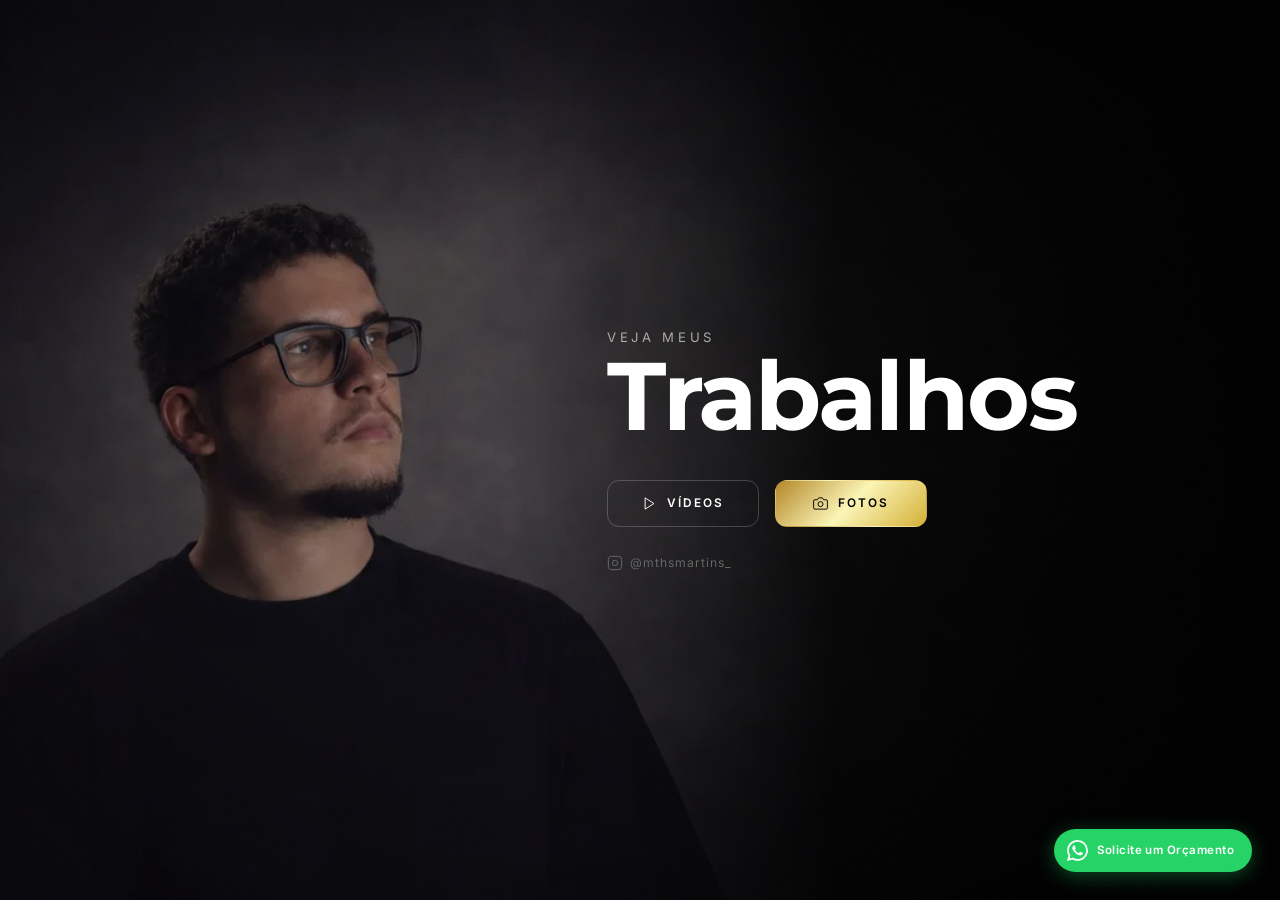
<file: index.html>
<!DOCTYPE html>
<html lang="pt-BR">

<head>
  <meta charset="UTF-8" />
  <meta name="viewport" content="width=device-width, initial-scale=1.0" />
  <title>Matheus | Filmmaker</title>
  <meta name="description"
    content="Filmmaker especializado em casamentos, eventos corporativos e produções audiovisuais." />
  <link rel="preconnect" href="https://fonts.googleapis.com" />
  <link rel="preconnect" href="https://fonts.gstatic.com" crossorigin />
  <link
    href="https://fonts.googleapis.com/css2?family=Inter:wght@300;400;500;600;700;800;900&family=Montserrat:ital,wght@0,300;0,400;0,500;0,600;0,700;0,800;0,900;1,300;1,400&display=swap"
    rel="stylesheet" />
  <link rel="stylesheet" href="/assets/css/style.css?v=1.0.1" />
  <link rel="stylesheet" href="/assets/css/home.css?v=1.0.1" />
</head>

<body class="home-page">

  <div class="hero-bg">
    <img src="/assets/images/image35.jpg" alt="" aria-hidden="true" class="hero-img" />
    <div class="hero-overlay"></div>
    <div class="hero-grain"></div>
  </div>

  <main class="hero-main">
    <div class="hero-content">

      <p class="hero-eyebrow">Veja meus</p>
      <h1 class="hero-title">Trabalhos</h1>

      <nav class="hero-buttons" aria-label="Categorias">
        <a href="/videos.html" class="btn btn-outline" id="btn-videos">
          <svg class="btn-icon" viewBox="0 0 24 24" fill="none" stroke="currentColor" stroke-width="1.5"
            aria-hidden="true">
            <polygon points="5 3 19 12 5 21 5 3" />
          </svg>
          Vídeos
        </a>
        <a href="/fotografia.html" class="btn btn-solid" id="btn-fotografia">
          <svg class="btn-icon" viewBox="0 0 24 24" fill="none" stroke="currentColor" stroke-width="1.5"
            aria-hidden="true">
            <path d="M23 19a2 2 0 0 1-2 2H3a2 2 0 0 1-2-2V8a2 2 0 0 1 2-2h4l2-3h6l2 3h4a2 2 0 0 1 2 2z" />
            <circle cx="12" cy="13" r="4" />
          </svg>
          Fotos
        </a>
      </nav>

      <a href="https://www.instagram.com/mthsmartins_/" target="_blank" rel="noopener" class="hero-instagram"
        id="social-instagram" aria-label="Instagram de Matheus Films">
        <svg viewBox="0 0 24 24" fill="none" stroke="currentColor" stroke-width="1.5" aria-hidden="true">
          <rect x="2" y="2" width="20" height="20" rx="5" ry="5" />
          <path d="M16 11.37A4 4 0 1 1 12.63 8 4 4 0 0 1 16 11.37z" />
          <line x1="17.5" y1="6.5" x2="17.51" y2="6.5" />
        </svg>
        <span>@mthsmartins_</span>
      </a>

    </div>
  </main>

  <a href="https://wa.me/+5527997358236" target="_blank" rel="noopener" class="whatsapp-fab" id="whatsapp-btn"
    aria-label="Solicitar orçamento pelo WhatsApp">
    <svg viewBox="0 0 24 24" fill="currentColor" aria-hidden="true">
      <path
        d="M17.472 14.382c-.297-.149-1.758-.867-2.03-.967-.273-.099-.471-.148-.67.15-.197.297-.767.966-.94 1.164-.173.199-.347.223-.644.075-.297-.15-1.255-.463-2.39-1.475-.883-.788-1.48-1.761-1.653-2.059-.173-.297-.018-.458.13-.606.134-.133.298-.347.446-.52.149-.174.198-.298.298-.497.099-.198.05-.371-.025-.52-.075-.149-.669-1.612-.916-2.207-.242-.579-.487-.5-.669-.51-.173-.008-.371-.01-.57-.01-.198 0-.52.074-.792.372-.272.297-1.04 1.016-1.04 2.479 0 1.462 1.065 2.875 1.213 3.074.149.198 2.096 3.2 5.077 4.487.709.306 1.262.489 1.694.625.712.227 1.36.195 1.871.118.571-.085 1.758-.719 2.006-1.413.248-.694.248-1.289.173-1.413-.074-.124-.272-.198-.57-.347m-5.421 7.403h-.004a9.87 9.87 0 0 1-5.031-1.378l-.361-.214-3.741.982.998-3.648-.235-.374a9.86 9.86 0 0 1-1.51-5.26c.001-5.45 4.436-9.884 9.888-9.884 2.64 0 5.122 1.03 6.988 2.898a9.825 9.825 0 0 1 2.893 6.994c-.003 5.45-4.437 9.884-9.885 9.884m8.413-18.297A11.815 11.815 0 0 0 12.05 0C5.495 0 .16 5.335.157 11.892c0 2.096.547 4.142 1.588 5.945L.057 24l6.305-1.654a11.882 11.882 0 0 0 5.683 1.448h.005c6.554 0 11.89-5.335 11.893-11.893a11.821 11.821 0 0 0-3.48-8.413z" />
    </svg>
    <span class="whatsapp-label">Solicite um Orçamento</span>
  </a>

  <script src="/assets/js/home.js"></script>
</body>

</html>
</file>
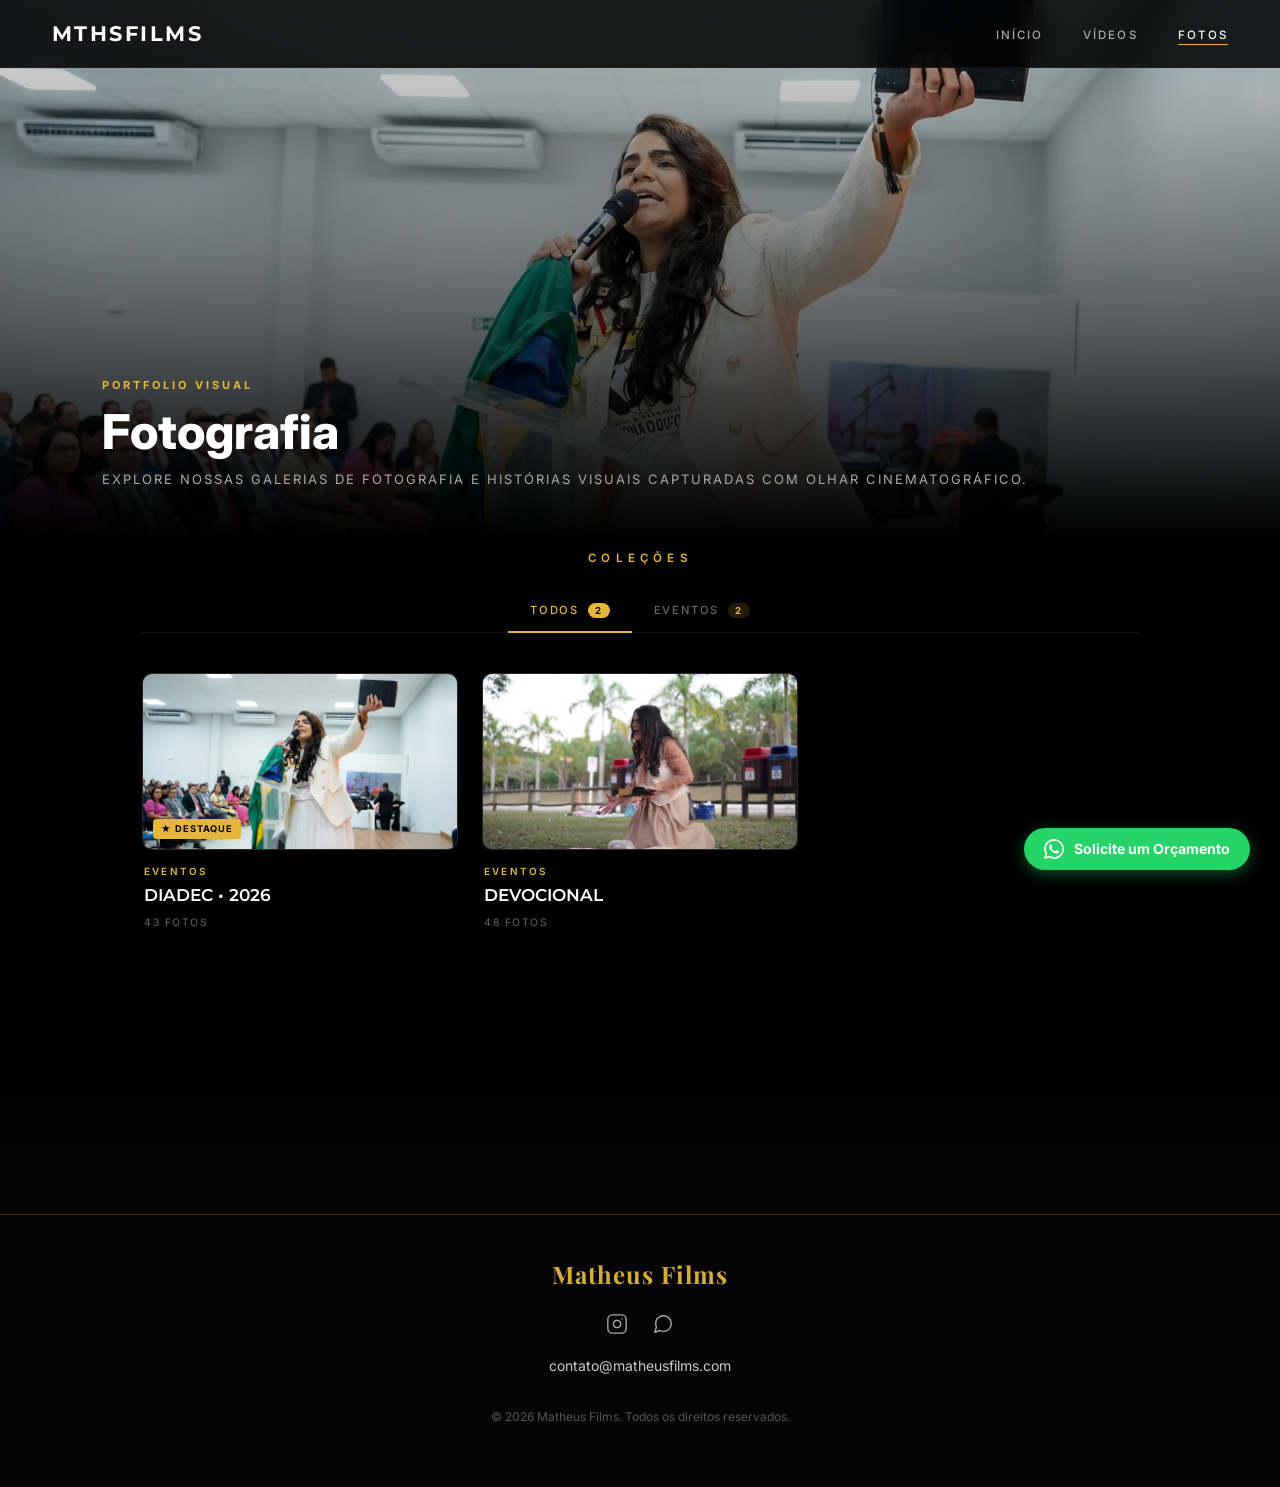
<file: fotografia.html>
<!DOCTYPE html>
<html lang="pt-BR">

<head>
  <meta charset="UTF-8" />
  <meta name="viewport" content="width=device-width, initial-scale=1.0" />
  <title>Fotografia | Matheus Films</title>
  <meta name="description" content="Galeria de fotografia — casamentos, corporativo e eventos." />
  <link rel="preconnect" href="https://fonts.googleapis.com" />
  <link rel="preconnect" href="https://fonts.gstatic.com" crossorigin />
  <link
    href="https://fonts.googleapis.com/css2?family=Inter:wght@300;400;500;600;700;800;900&family=Montserrat:ital,wght@0,300;0,400;0,500;0,600;0,700;0,800;0,900;1,300;1,400&family=Playfair+Display:wght@700&display=swap"
    rel="stylesheet" />
  <link rel="stylesheet" href="assets/css/style.css" />
  <link rel="stylesheet" href="assets/css/inner.css" />
  <style>
    /* ── ESTILOS DO DEGRADÊ E NOVO RODAPÉ COM LINHA DOURADA ── */
    .footer-gradient {
      width: 100%; 
      height: 150px;
      background: linear-gradient(to bottom, rgba(5, 5, 5, 0) 0%, #050505 100%);
      margin-top: 50px;
    }

    .site-footer {
      background-color: #050505;
      padding: 40px 20px 60px;
      text-align: center;
      position: relative;
      z-index: 10;
      border-top: 1px solid rgba(212, 175, 55, 0.25); /* LINHA DOURADA DE SEPARAÇÃO */
    }
    .footer-content {
      display: flex;
      flex-direction: column;
      align-items: center;
      gap: 20px;
    }
    .footer-brand {
      font-family: 'Playfair Display', serif;
      color: #d4af37;
      font-size: 24px;
      font-weight: 700;
      letter-spacing: 1px;
      margin: 0;
    }
    .footer-social {
      display: flex;
      gap: 24px;
      align-items: center;
    }
    .footer-social a {
      color: #aaa;
      transition: color 0.3s ease, transform 0.3s ease;
      display: flex;
    }
    .footer-social a:hover {
      color: #d4af37;
      transform: scale(1.1);
    }
    .footer-social svg {
      width: 22px;
      height: 22px;
    }
    .footer-contact {
      color: #ccc;
      font-family: 'Inter', sans-serif;
      font-size: 14px;
      margin: 0;
    }
    .footer-copy {
      color: #555;
      font-family: 'Inter', sans-serif;
      font-size: 12px;
      margin: 0;
      margin-top: 10px;
    }
  </style>
</head>

<body class="inner-page">

  <nav class="navbar" id="navbar">
    <a href="index.html" class="nav-logo" id="nav-logo">MTHSFILMS</a>
    <ul class="nav-links" id="nav-menu">
      <li><a href="index.html" class="nav-link">INÍCIO</a></li>
      <li><a href="videos.html" class="nav-link">VÍDEOS</a></li>
      <li><a href="fotografia.html" class="nav-link active">FOTOS</a></li>
    </ul>
    <button class="nav-toggle" id="navToggle" aria-label="Menu">
      <span></span><span></span><span></span>
    </button>
  </nav>

  <header class="inner-hero" id="inner-hero">
    <div class="inner-hero-bg">
      <img src="assets/images/image32.jpeg" alt="" aria-hidden="true" />
      <div class="inner-hero-overlay"></div>
    </div>
    <div class="inner-hero-content">
      <span class="inner-tag">Portfolio Visual</span>
      <h1 class="inner-title">Fotografia</h1>
      <p class="inner-subtitle">Explore nossas galerias de fotografia e histórias visuais capturadas com olhar cinematográfico.</p>
    </div>
  </header>

  <section class="collections-section" aria-label="Coleções de fotografia">
    
    <div class="col-header reveal">
      <span class="col-label">COLEÇÕES</span>
    </div>
    
    <div class="filter-tabs reveal" role="tablist" aria-label="Filtrar coleções">
      <button class="ftab active" data-filter="all" role="tab" aria-selected="true">TODOS <span class="ftab-count">2</span></button>
      <button class="ftab" data-filter="eventos" role="tab" aria-selected="false">EVENTOS <span class="ftab-count">2</span></button>
    </div>

    <div class="collection-grid">
      
      <a href="diadec.html" class="vcard reveal" data-category="eventos" tabindex="0">
        <div class="vcard-thumb">
          <img src="assets/images/image32.jpeg" alt="Capa do seu projeto" loading="lazy" />
          <span class="vcard-badge">★ DESTAQUE</span>
        </div>
        <div class="vcard-info">
          <span class="vcard-cat">EVENTOS</span>
          <h3>DIADEC • 2026 </h3>
          <span style="color: #666; font-size: 0.65rem; letter-spacing: 0.15em; display: inline-block; margin-top: 8px;">43 FOTOS</span>
        </div>
      </a>

      <a href="devocional.html" class="vcard reveal" data-category="eventos" tabindex="0">
        <div class="vcard-thumb">
          <img src="assets/images/dev (1).jpg" alt="Capa Devocional" loading="lazy" />
        </div>
        <div class="vcard-info">
          <span class="vcard-cat">EVENTOS</span>
          <h3>DEVOCIONAL</h3>
          <span style="color: #666; font-size: 0.65rem; letter-spacing: 0.15em; display: inline-block; margin-top: 8px;">48 FOTOS</span>
        </div>
      </a>

    </div>
  </section>

  <div class="footer-gradient"></div>

  <footer class="site-footer">
    <div class="footer-content">
      <h3 class="footer-brand">Matheus Films</h3>
      <div class="footer-social">
        <a href="https://instagram.com/mthsmartins_" target="_blank" rel="noopener noreferrer" aria-label="Instagram">
          <svg viewBox="0 0 24 24" fill="none" stroke="currentColor" stroke-width="1.5" stroke-linecap="round" stroke-linejoin="round">
            <rect x="2" y="2" width="20" height="20" rx="5" ry="5"></rect>
            <path d="M16 11.37A4 4 0 1 1 12.63 8 4 4 0 0 1 16 11.37z"></path>
            <line x1="17.5" y1="6.5" x2="17.51" y2="6.5"></line>
          </svg>
        </a>
        <a href="https://wa.me/5527997358236" target="_blank" rel="noopener noreferrer" aria-label="WhatsApp">
          <svg viewBox="0 0 24 24" fill="none" stroke="currentColor" stroke-width="1.5" stroke-linecap="round" stroke-linejoin="round">
            <path d="M21 11.5a8.38 8.38 0 0 1-.9 3.8 8.5 8.5 0 0 1-7.6 4.7 8.38 8.38 0 0 1-3.8-.9L3 21l1.9-5.7a8.38 8.38 0 0 1-.9-3.8 8.5 8.5 0 0 1 4.7-7.6 8.38 8.38 0 0 1 3.8-.9h.5a8.48 8.48 0 0 1 8 8v.5z"></path>
          </svg>
        </a>
      </div>
      <p class="footer-contact">contato@matheusfilms.com</p>
      <p class="footer-copy">&copy; 2026 Matheus Films. Todos os direitos reservados.</p>
    </div>
  </footer>

  <a href="https://wa.me/5527997358236" target="_blank" rel="noopener" aria-label="WhatsApp" style="position: fixed; bottom: 30px; right: 30px; background-color: #25D366; color: white; border-radius: 50px; padding: 10px 20px; display: flex; align-items: center; gap: 10px; text-decoration: none; font-family: 'Inter', sans-serif; font-weight: bold; font-size: 14px; box-shadow: 0 4px 15px rgba(37, 211, 102, 0.4); z-index: 1000; transition: transform 0.3s;">
    <svg viewBox="0 0 24 24" fill="currentColor" width="20" height="20" aria-hidden="true">
      <path d="M17.472 14.382c-.297-.149-1.758-.867-2.03-.967-.273-.099-.471-.148-.67.15-.197.297-.767.966-.94 1.164-.173.199-.347.223-.644.075-.297-.15-1.255-.463-2.39-1.475-.883-.788-1.48-1.761-1.653-2.059-.173-.297-.018-.458.13-.606.134-.133.298-.347.446-.52.149-.174.198-.298.298-.497.099-.198.05-.371-.025-.52-.075-.149-.669-1.612-.916-2.207-.242-.579-.487-.5-.669-.51-.173-.008-.371-.01-.57-.01-.198 0-.52.074-.792.372-.272.297-1.04 1.016-1.04 2.479 0 1.462 1.065 2.875 1.213 3.074.149.198 2.096 3.2 5.077 4.487.709.306 1.262.489 1.694.625.712.227 1.36.195 1.871.118.571-.085 1.758-.719 2.006-1.413.248-.694.248-1.289.173-1.413-.074-.124-.272-.198-.57-.347m-5.421 7.403h-.004a9.87 9.87 0 0 1-5.031-1.378l-.361-.214-3.741.982.998-3.648-.235-.374a9.86 9.86 0 0 1-1.51-5.26c.001-5.45 4.436-9.884 9.888-9.884 2.64 0 5.122 1.03 6.988 2.898a9.825 9.825 0 0 1 2.893 6.994c-.003 5.45-4.437 9.884-9.885 9.884m8.413-18.297A11.815 11.815 0 0 0 12.05 0C5.495 0 .16 5.335.157 11.892c0 2.096.547 4.142 1.588 5.945L.057 24l6.305-1.654a11.882 11.882 0 0 0 5.683 1.448h.005c6.554 0 11.89-5.335 11.893-11.893a11.821 11.821 0 0 0-3.48-8.413z" />
    </svg>
    Solicite um Orçamento
  </a>

  <script src="assets/js/inner.js"></script>
</body>
</html>
</file>
<file: assets/css/style.css>
/* ============================================
   MATHEUS FILMS — style.css (minimalista)
   ============================================ */
*, *::before, *::after { box-sizing: border-box; margin: 0; padding: 0; outline: none; }
html, body { overflow-x: hidden; }
:focus-visible { outline: 1px solid var(--accent); outline-offset: 3px; }

:root {
  --black:       #000;
  --dark:        #0a0a0a;
  --dark-2:      #111;
  --dark-3:      #181818;
  --accent:      #D4AF37;
  --accent-dim:  rgba(212, 175, 55, 0.12);
  --accent-glow: rgba(212, 175, 55, 0.35);
  --gold-texture: linear-gradient(135deg, #B38728, #FBF5B7, #D4AF37);
  --white:       #fff;
  --grey:        #666;
  --grey-light:  #aaa;
  --ff-display:  'Montserrat', sans-serif;
  --ff-body:     'Inter', sans-serif;
  --ease:        cubic-bezier(0.4,0,0.2,1);
  --dur:         0.45s;
}

html { scroll-behavior: smooth; }

body {
  background: var(--black);
  color: var(--white);
  font-family: var(--ff-body);
  font-size: 16px;
  line-height: 1.6;
  overflow-x: hidden;
  -webkit-font-smoothing: antialiased;
}

img { display: block; width: 100%; height: 100%; object-fit: cover; }
a { text-decoration: none; color: inherit; }

::-webkit-scrollbar { width: 3px; }
::-webkit-scrollbar-track { background: transparent; }
::-webkit-scrollbar-thumb { background: var(--accent); border-radius: 2px; }

/* ── NAVBAR ──────────────────────────────── */
.navbar {
  position: fixed; top: 0; left: 0; right: 0; z-index: 1000;
  display: flex; align-items: center; justify-content: space-between;
  padding: 0 52px; height: 68px;
  background: transparent;
  transition: background var(--dur) var(--ease),
              border-color var(--dur) var(--ease);
  border-bottom: 1px solid transparent;
}
.navbar.scrolled {
  background: rgba(0,0,0,0.88);
  backdrop-filter: blur(18px);
  border-bottom-color: rgba(255,255,255,0.05);
}

.nav-logo {
  font-family: var(--ff-display);
  font-size: 1.4rem; font-weight: 700;
  letter-spacing: 0.12em; color: var(--white);
}
.logo-dot { color: var(--accent); }

.nav-links { display: flex; gap: 44px; list-style: none; }
.nav-link {
  font-size: 0.72rem; font-weight: 500;
  letter-spacing: 0.18em; text-transform: uppercase;
  color: var(--grey-light); position: relative; padding-bottom: 3px;
  transition: color var(--dur) var(--ease);
}
.nav-link::after {
  content: ''; position: absolute; bottom: 0; left: 0;
  width: 0; height: 1px; background: var(--accent);
  transition: width var(--dur) var(--ease);
}
.nav-link:hover, .nav-link.active { color: var(--white); }
.nav-link:hover::after, .nav-link.active::after { width: 100%; }

.nav-toggle {
  display: none; flex-direction: column; gap: 5px;
  background: none; border: none; cursor: pointer; padding: 4px;
}
.nav-toggle span {
  display: block; width: 22px; height: 1px;
  background: var(--white); transition: var(--dur) var(--ease);
}
.nav-toggle.active span:nth-child(1) { transform: translateY(6px) rotate(45deg); }
.nav-toggle.active span:nth-child(2) { opacity: 0; }
.nav-toggle.active span:nth-child(3) { transform: translateY(-6px) rotate(-45deg); }

.nav-links.open {
  display: flex; flex-direction: column;
  position: fixed; top: 68px; left: 0; right: 0;
  background: rgba(0,0,0,0.97);
  padding: 32px 52px;
  gap: 28px;
}

/* ── BUTTONS ─────────────────────────────── */
.btn {
  display: inline-flex; align-items: center; gap: 10px;
  padding: 13px 30px;
  font-family: var(--ff-body); font-size: 0.74rem;
  font-weight: 600; letter-spacing: 0.18em; text-transform: uppercase;
  border-radius: 12px; cursor: pointer;
  transition: all var(--dur) var(--ease);
  border: 1px solid transparent; white-space: nowrap;
}
.btn-outline {
  border-color: rgba(255,255,255,0.2); color: var(--white); background: transparent;
}
.btn-outline:hover {
  border-color: var(--accent); background: var(--accent-dim);
  box-shadow: 0 0 18px var(--accent-glow);
}
.btn-solid { background: var(--gold-texture); color: var(--black); border-color: transparent; }
.btn-solid:hover {
  background: linear-gradient(135deg, #c79a2f, #fffdf0, #e0bc46); box-shadow: 0 0 28px var(--accent-glow);
  transform: translateY(-2px);
}
.btn-sm { padding: 9px 20px; font-size: 0.7rem; }
.btn-icon { width: 15px; height: 15px; flex-shrink: 0; }

/* ── HERO ────────────────────────────────── */
.hero {
  position: relative; width: 100%; height: 100vh; min-height: 580px;
  display: flex; align-items: center; overflow: hidden;
}
.hero-bg { position: absolute; inset: 0; }
.hero-img {
  width: 100%; height: 100%; object-fit: cover; object-position: center;
  filter: brightness(0.38);
  transform: scale(1.04);
  animation: heroZoom 12s ease-out forwards;
}
@keyframes heroZoom {
  to { transform: scale(1); filter: brightness(0.42); }
}
.hero-overlay {
  position: absolute; inset: 0;
  background:
    /* Vinheta nas bordas (elimina vazamento) */
    radial-gradient(ellipse at center, transparent 40%, rgba(0,0,0,0.92) 100%),
    /* Gradiente direcional principal */
    linear-gradient(
      105deg,
      rgba(0,0,0,0.92) 0%,
      rgba(0,0,0,0.3) 55%,
      rgba(0,0,0,0.7) 100%
    );
}
/* Radial accent light sutil que segue o mouse */
.hero::before {
  content: '';
  position: absolute; inset: 0; z-index: 1; pointer-events: none;
  background: radial-gradient(
    500px circle at var(--mx, 75%) var(--my, 50%),
    rgba(212, 175, 55, 0.05), transparent 65%
  );
  transition: background 0.15s linear;
}

.hero-grain {
  position: absolute; inset: 0; pointer-events: none; z-index: 1;
  background-image: url("data:image/svg+xml,%3Csvg viewBox='0 0 200 200' xmlns='http://www.w3.org/2000/svg'%3E%3Cfilter id='n'%3E%3CfeTurbulence type='fractalNoise' baseFrequency='0.85' numOctaves='4' stitchTiles='stitch'/%3E%3C/filter%3E%3Crect width='100%25' height='100%25' filter='url(%23n)' opacity='0.03'/%3E%3C/svg%3E");
  mix-blend-mode: overlay;
}

.hero-content {
  position: relative; z-index: 2;
  max-width: 600px;
  margin-left: auto; margin-right: 12%;
  padding: 0 24px;
}

/* Hero entrada em cascata */
.hero-badge    { animation: fadeUp 0.9s 0.3s var(--ease) both; }
.hero-eyebrow  { animation: fadeUp 0.9s 0.45s var(--ease) both; }
.hero-title    { animation: fadeUp 0.9s 0.58s var(--ease) both; }
.hero-buttons  { animation: fadeUp 0.9s 0.72s var(--ease) both; }
.hero-social   { animation: fadeUp 0.9s 0.86s var(--ease) both; }

@keyframes fadeUp {
  from { opacity: 0; transform: translateY(24px); }
  to   { opacity: 1; transform: translateY(0); }
}

.hero-badge {
  display: inline-flex; align-items: center; gap: 8px;
  padding: 5px 14px;
  border: 1px solid rgba(212, 175, 55, 0.4);
  border-radius: 50px; font-size: 0.66rem;
  letter-spacing: 0.14em; text-transform: uppercase;
  color: var(--grey-light); margin-bottom: 24px;
  background: rgba(212, 175, 55, 0.07);
}
.badge-dot {
  width: 5px; height: 5px; border-radius: 50%; background: var(--accent);
  animation: pulse 2.2s infinite;
}
@keyframes pulse {
  0%,100% { opacity:1; transform:scale(1); }
  50% { opacity:0.4; transform:scale(1.4); }
}

.hero-eyebrow {
  font-size: 0.8rem; font-weight: 400;
  letter-spacing: 0.28em; text-transform: uppercase;
  color: var(--grey-light); margin-bottom: 6px;
}
.hero-title {
  font-family: var(--ff-display);
  font-size: clamp(3.8rem, 7vw, 6.2rem);
  font-weight: 700; line-height: 0.95;
  letter-spacing: -0.02em; color: var(--white);
  margin-bottom: 36px;
}

.hero-buttons { display: flex; flex-direction: column; gap: 10px; max-width: 320px; }
.hero-buttons .btn { width: 100%; justify-content: center; }

.hero-social { display: flex; align-items: center; gap: 14px; margin-top: 28px; }
.social-link {
  display: flex; align-items: center; gap: 7px;
  font-size: 0.76rem; letter-spacing: 0.07em; color: var(--grey);
  transition: color var(--dur) var(--ease);
}
.social-link:hover { color: var(--white); }
.social-icon { width: 17px; height: 17px; flex-shrink: 0; }

/* WhatsApp FAB */
.whatsapp-fab {
  position: fixed; bottom: 28px; right: 28px; z-index: 999;
  display: flex; align-items: center; gap: 9px;
  padding: 11px 18px 11px 13px;
  background: #25D366; color: var(--white);
  border-radius: 50px; font-size: 0.72rem; font-weight: 600;
  letter-spacing: 0.04em;
  box-shadow: 0 4px 20px rgba(37,211,102,0.35);
  transition: all var(--dur) var(--ease);
  animation: fabIn 1s 1.4s var(--ease) both;
}
@keyframes fabIn {
  from { opacity: 0; transform: translateY(16px) scale(0.9); }
  to   { opacity: 1; transform: translateY(0) scale(1); }
}
.whatsapp-fab:hover {
  transform: translateY(-3px); box-shadow: 0 8px 28px rgba(37,211,102,0.55);
}
.whatsapp-icon { width: 21px; height: 21px; flex-shrink: 0; }

/* ── SECTIONS ────────────────────────────── */
.section { padding: 96px 52px; max-width: 1380px; margin: 0 auto; }

.section-header { margin-bottom: 56px; }
.section-tag {
  display: inline-block; font-size: 0.67rem;
  letter-spacing: 0.25em; text-transform: uppercase;
  color: var(--accent); margin-bottom: 10px;
}
.section-title {
  font-family: var(--ff-display);
  font-size: clamp(2rem, 4vw, 3rem);
  font-weight: 600; line-height: 1.1;
  color: var(--white); margin-bottom: 14px;
}
.section-title em { font-style: italic; color: var(--grey-light); }
.section-line { width: 40px; height: 1px; background: var(--accent); }

/* ── VIDEOS ──────────────────────────────── */
.videos-section { border-top: 1px solid rgba(255,255,255,0.05); }

.featured-video {
  display: grid; grid-template-columns: 1fr 360px;
  gap: 52px; margin-bottom: 68px; align-items: center;
}
.featured-thumb {
  position: relative; aspect-ratio: 16/9;
  border-radius: 12px; overflow: hidden;
  border: 1px solid rgba(255,255,255,0.05);
}
.featured-overlay {
  position: absolute; inset: 0;
  display: flex; align-items: center; justify-content: center;
  background: rgba(0,0,0,0.45);
  opacity: 0; transition: opacity var(--dur) var(--ease);
}
.featured-thumb:hover .featured-overlay { opacity: 1; }
.play-btn {
  width: 68px; height: 68px; border-radius: 50%;
  background: var(--gold-texture); border: none; cursor: pointer;
  display: flex; align-items: center; justify-content: center;
  box-shadow: 0 0 36px var(--accent-glow);
  transition: transform var(--dur) var(--ease);
  color: var(--black);
}
.play-btn svg { width: 26px; height: 26px; margin-left: 3px; }
.play-btn:hover { transform: scale(1.08); }
.featured-badge {
  position: absolute; top: 14px; left: 14px;
  background: var(--gold-texture); color: var(--black); font-weight: 700;
  font-size: 0.62rem; letter-spacing: 0.12em; text-transform: uppercase;
  padding: 4px 9px; border-radius: 4px;
}
.featured-tag {
  font-size: 0.67rem; letter-spacing: 0.2em; text-transform: uppercase;
  color: var(--accent); display: block; margin-bottom: 10px;
}
.featured-title {
  font-family: var(--ff-display); font-size: 1.8rem; font-weight: 600;
  line-height: 1.2; color: var(--white); margin-bottom: 14px;
}
.featured-desc { font-size: 0.88rem; color: var(--grey); line-height: 1.75; margin-bottom: 22px; }
.featured-meta { display: flex; gap: 18px; margin-bottom: 26px; }
.featured-meta span {
  display: flex; align-items: center; gap: 5px;
  font-size: 0.72rem; color: var(--grey);
}

.collection-label {
  font-size: 0.66rem; letter-spacing: 0.3em; text-transform: uppercase;
  color: var(--grey); margin-bottom: 22px;
  display: flex; align-items: center; gap: 14px;
}
.collection-label::after {
  content: ''; flex: 1; height: 1px; background: rgba(255,255,255,0.05);
}

.video-grid {
  display: grid; grid-template-columns: repeat(4, 1fr); gap: 18px;
}
.card { cursor: pointer; transition: transform var(--dur) var(--ease); }
.card:hover { transform: translateY(-5px); }

.card-thumb {
  position: relative; aspect-ratio: 16/10;
  border-radius: 12px; overflow: hidden;
  background: var(--dark-3); margin-bottom: 11px;
}
.card-overlay {
  position: absolute; inset: 0;
  display: flex; align-items: center; justify-content: center;
  background: rgba(212, 175, 55, 0.28); opacity: 0;
  transition: opacity var(--dur) var(--ease);
}
.card-thumb:hover .card-overlay { opacity: 1; }
.play-mini {
  width: 42px; height: 42px; border-radius: 50%;
  background: rgba(255,255,255,0.1);
  border: 1px solid rgba(255,255,255,0.35);
  cursor: pointer; color: white;
  display: flex; align-items: center; justify-content: center;
  backdrop-filter: blur(4px);
  transition: transform var(--dur) var(--ease);
}
.play-mini svg { width: 14px; height: 14px; margin-left: 2px; }
.play-mini:hover { transform: scale(1.12); }
.card-badge {
  position: absolute; top: 9px; left: 9px;
  background: rgba(0,0,0,0.65); backdrop-filter: blur(4px);
  border: 1px solid rgba(255,255,255,0.08);
  color: var(--grey-light); font-size: 0.6rem;
  letter-spacing: 0.08em; padding: 3px 8px; border-radius: 4px;
}
.card-cat {
  position: absolute; bottom: 9px; right: 9px;
  background: var(--gold-texture); color: var(--black); font-weight: 700;
  font-size: 0.58rem; letter-spacing: 0.1em; text-transform: uppercase;
  padding: 3px 8px; border-radius: 4px;
}
.card-info h4 {
  font-family: var(--ff-display); font-size: 1rem; font-weight: 600;
  color: var(--white); margin-bottom: 3px;
}
.card-info p { font-size: 0.72rem; color: var(--grey); }

.card-add .card-thumb-add {
  display: flex; flex-direction: column;
  align-items: center; justify-content: center; gap: 8px;
  border: 1px dashed rgba(255,255,255,0.1); background: transparent;
}
.add-icon { font-size: 1.8rem; color: var(--grey); font-weight: 300; }
.card-thumb-add p { font-size: 0.68rem; color: var(--grey); text-align: center; }

/* ── FOTOGRAFIA ──────────────────────────── */
.foto-section { border-top: 1px solid rgba(255,255,255,0.05); }

.filter-bar { display: flex; gap: 8px; flex-wrap: wrap; margin-bottom: 36px; }
.filter-btn {
  padding: 7px 18px; background: transparent;
  border: 1px solid rgba(255,255,255,0.08); color: var(--grey);
  border-radius: 6px; font-family: var(--ff-body);
  font-size: 0.72rem; letter-spacing: 0.12em; text-transform: uppercase;
  cursor: pointer; transition: all var(--dur) var(--ease);
}
.filter-btn:hover { border-color: rgba(212, 175, 55, 0.45); color: var(--white); }
.filter-btn.active { background: var(--gold-texture); border-color: transparent; color: var(--black); font-weight: 600; }

.photo-grid {
  display: grid; grid-template-columns: repeat(3, 1fr);
  grid-auto-rows: 210px; gap: 10px;
}
.photo-item {
  position: relative; overflow: hidden; border-radius: 12px; cursor: pointer;
  transition: opacity 0.4s var(--ease), transform 0.4s var(--ease);
}
.photo-item.hidden { opacity: 0; pointer-events: none; transform: scale(0.97); }
.photo-item.photo-large { grid-row: span 2; }
.photo-item img { transition: transform 0.7s var(--ease); }
.photo-item:hover img { transform: scale(1.04); }
.photo-hover {
  position: absolute; inset: 0;
  background: linear-gradient(to top, rgba(0,0,0,0.75) 0%, transparent 55%);
  display: flex; align-items: flex-end; justify-content: space-between;
  padding: 14px; opacity: 0; transition: opacity var(--dur) var(--ease);
}
.photo-item:hover .photo-hover { opacity: 1; }
.photo-label { font-size: 0.72rem; color: var(--grey-light); letter-spacing: 0.07em; }
.photo-expand {
  background: rgba(255,255,255,0.08); border: 1px solid rgba(255,255,255,0.15);
  border-radius: 50%; width: 34px; height: 34px;
  display: flex; align-items: center; justify-content: center;
  cursor: pointer; color: white; flex-shrink: 0;
  transition: background var(--dur) var(--ease);
}
.photo-expand:hover { background: var(--accent); border-color: var(--accent); }

/* ── CONTATO ─────────────────────────────── */
.contact-section {
  border-top: 1px solid rgba(255,255,255,0.05);
  text-align: center; max-width: 1380px; margin: 0 auto;
}
.contact-inner { max-width: 560px; margin: 0 auto; }
.contact-title {
  font-family: var(--ff-display);
  font-size: clamp(2.2rem, 4vw, 3.2rem);
  font-weight: 600; line-height: 1.2;
  color: var(--white); margin: 14px 0;
}
.contact-title em { font-style: italic; color: var(--grey-light); }
.contact-sub { color: var(--grey); margin-bottom: 36px; font-size: 0.92rem; }
.contact-actions { display: flex; gap: 14px; justify-content: center; flex-wrap: wrap; }

/* ── FOOTER ──────────────────────────────── */
.footer { border-top: 1px solid rgba(255,255,255,0.05); padding: 32px 52px; }
.footer-inner {
  display: flex; align-items: center; justify-content: space-between;
  flex-wrap: wrap; gap: 14px;
}
.footer-logo { font-family: var(--ff-display); font-size: 1.05rem; font-weight: 700; letter-spacing: 0.12em; }
.footer-copy { font-size: 0.72rem; color: var(--grey); }
.footer-socials { display: flex; gap: 14px; }
.footer-socials a { color: var(--grey); transition: color var(--dur) var(--ease); }
.footer-socials a:hover { color: var(--white); }

/* ── LIGHTBOX ────────────────────────────── */
.lightbox {
  position: fixed; inset: 0; z-index: 2000;
  background: rgba(0,0,0,0.96); backdrop-filter: blur(8px);
  display: flex; align-items: center; justify-content: center;
  opacity: 0; pointer-events: none; transition: opacity 0.35s var(--ease);
}
.lightbox.open { opacity: 1; pointer-events: all; }
.lightbox-img {
  max-width: 88vw; max-height: 88vh;
  width: auto; height: auto; border-radius: 12px; object-fit: contain;
  transform: scale(0.96);
  transition: transform 0.35s var(--ease);
}
.lightbox.open .lightbox-img { transform: scale(1); }
.lightbox-close {
  position: absolute; top: 22px; right: 26px;
  background: none; border: none; color: var(--grey-light);
  font-size: 1.4rem; cursor: pointer; transition: color var(--dur) var(--ease);
}
.lightbox-close:hover { color: var(--white); }

/* ── SCROLL REVEAL (progressive enhancement) ─ */
/* Sem JS: tudo visível normalmente */
/* Com JS: .js .reveal fica escondido até entrar na viewport */
.js .reveal {
  opacity: 0;
  transform: translateY(20px);
  transition: opacity 0.65s var(--ease), transform 0.65s var(--ease);
}
.js .reveal.visible {
  opacity: 1;
  transform: translateY(0);
}

/* ── RESPONSIVE ──────────────────────────── */
@media (max-width: 1100px) {
  .video-grid { grid-template-columns: repeat(2, 1fr); }
  .featured-video { grid-template-columns: 1fr; }
}
@media (max-width: 768px) {
  .navbar { padding: 0 24px; }
  .nav-links { display: none; }
  .nav-toggle { display: flex; }
  .hero-content { margin: 0 auto; padding: 0 24px; }
  .section { padding: 72px 24px; }
  .video-grid { grid-template-columns: 1fr; }
  .photo-grid { grid-template-columns: repeat(2,1fr); grid-auto-rows: 170px; }
  .photo-item.photo-large { grid-row: span 1; }
  .footer-inner { flex-direction: column; text-align: center; }
  .footer-socials { justify-content: center; }
  .whatsapp-label { display: none; }
  .whatsapp-fab { padding: 12px; border-radius: 50%; }
}
@media (max-width: 480px) {
  .photo-grid { grid-template-columns: 1fr; }
  .contact-actions { flex-direction: column; align-items: center; }
}
</file>
<file: assets/css/home.css>
/* ============================================
   home.css — Página inicial fullscreen
   ============================================ */

/* Impede qualquer scroll na home */
html, body.home-page {
  height: 100%; width: 100%;
  overflow: hidden;
}

/* BG cobre toda a tela */
.hero-bg {
  position: fixed; inset: 0; z-index: 0;
}
.hero-img {
  width: 100%; height: 100%;
  object-fit: cover;
  object-position: 75% center;
  filter: brightness(0.9);
  transform: scale(1.04);
  animation: heroZoom 14s ease-out forwards;
}
@keyframes heroZoom {
  to { transform: scale(1); filter: brightness(1); }
}
.hero-overlay {
  position: absolute; inset: 0;
  background:
    radial-gradient(ellipse at center, transparent 40%, rgba(0,0,0,0.4) 100%),
    linear-gradient(90deg, rgba(0,0,0,0.1) 0%, rgba(0,0,0,0.1) 40%, rgba(0,0,0,0.85) 65%, rgba(0,0,0,0.95) 100%);
}
.hero-grain {
  position: absolute; inset: 0; pointer-events: none;
  background-image: url("data:image/svg+xml,%3Csvg viewBox='0 0 200 200' xmlns='http://www.w3.org/2000/svg'%3E%3Cfilter id='n'%3E%3CfeTurbulence type='fractalNoise' baseFrequency='0.85' numOctaves='4' stitchTiles='stitch'/%3E%3C/filter%3E%3Crect width='100%25' height='100%25' filter='url(%23n)' opacity='0.03'/%3E%3C/svg%3E");
  mix-blend-mode: overlay;
}

/* Centra o conteúdo */
.hero-main {
  position: relative; z-index: 1;
  width: 100%; height: 100vh;
  display: flex; align-items: center; justify-content: flex-end;
}

.hero-content {
  margin-right: clamp(60px, 14vw, 240px);
  display: flex; flex-direction: column; align-items: flex-start;
  max-width: 600px;
  width: fit-content;
}

/* Textos com entrada animada em cascata */
.hero-eyebrow {
  font-family: var(--ff-body);
  font-size: 0.82rem; font-weight: 400;
  letter-spacing: 0.28em; text-transform: uppercase;
  color: var(--grey-light); margin-bottom: 4px;
  opacity: 0; animation: fadeUp 0.8s 0.3s var(--ease) forwards;
}
.hero-title {
  font-family: var(--ff-display);
  font-size: clamp(4rem, 7.5vw, 6.5rem);
  font-weight: 700; line-height: 0.92;
  letter-spacing: -0.02em; color: var(--white);
  margin-bottom: 40px;
  opacity: 0; animation: fadeUp 0.9s 0.45s var(--ease) forwards;
}
.hero-buttons {
  display: flex; flex-direction: row; gap: 16px;
  width: 100%;
  opacity: 0; animation: fadeUp 0.8s 0.62s var(--ease) forwards;
}
.hero-buttons .btn { flex: 1; justify-content: center; }

.hero-instagram {
  display: flex; align-items: center; gap: 7px;
  margin-top: 26px;
  font-size: 0.76rem; letter-spacing: 0.08em;
  color: var(--grey);
  transition: color var(--dur) var(--ease);
  opacity: 0; animation: fadeUp 0.8s 0.78s var(--ease) forwards;
}
.hero-instagram svg { width: 16px; height: 16px; flex-shrink: 0; }
.hero-instagram:hover { color: var(--white); }

@keyframes fadeUp {
  from { opacity: 0; transform: translateY(22px); }
  to   { opacity: 1; transform: translateY(0); }
}

/* WhatsApp FAB */
.whatsapp-fab {
  position: fixed; bottom: 28px; right: 28px; z-index: 10;
  display: flex; align-items: center; gap: 9px;
  padding: 11px 18px 11px 13px;
  background: #25D366; color: #fff;
  border-radius: 50px;
  font-family: var(--ff-body); font-size: 0.72rem; font-weight: 600;
  letter-spacing: 0.04em;
  box-shadow: 0 4px 20px rgba(37,211,102,0.35);
  transition: transform var(--dur) var(--ease), box-shadow var(--dur) var(--ease);
  opacity: 0; animation: fabIn 0.9s 1.1s var(--ease) forwards;
}
@keyframes fabIn {
  from { opacity: 0; transform: translateY(14px); }
  to   { opacity: 1; transform: translateY(0); }
}
.whatsapp-fab:hover {
  transform: translateY(-3px);
  box-shadow: 0 8px 28px rgba(37,211,102,0.55);
}
.whatsapp-fab svg { width: 21px; height: 21px; flex-shrink: 0; }

/* Responsivo */
@media (max-width: 600px) {
  .hero-main { justify-content: center; }
  .hero-content {
    margin-right: 0;
    padding: 0 32px;
    max-width: 100%;
    width: 100%;
    align-items: center;
    text-align: center;
  }
  .hero-buttons {
    flex-direction: column;
    width: 100%;
    max-width: 320px;
  }
  .hero-buttons .btn {
    width: 100%;
  }
  .hero-instagram {
    justify-content: center;
  }
  .whatsapp-label { display: none; }
  .whatsapp-fab { padding: 12px; border-radius: 50%; }
}
</file>
<file: assets/css/inner.css>
/* =========================================
   ESTILOS GERAIS - ESTÉTICA ORIGINAL MTHSFILMS
   ========================================= */

/* Reset básico e fundo escuro */
* { margin: 0; padding: 0; box-sizing: border-box; }
body.inner-page { 
    background-color: #000; 
    color: #fff; 
    font-family: 'Inter', sans-serif; 
}

/* 1. CABEÇALHO (NAVBAR) */
.navbar {
    position: fixed; top: 0; left: 0; width: 100%;
    display: flex; justify-content: space-between; align-items: center;
    padding: 0 52px; height: 68px;
    background: rgba(0,0,0,0.85);
    backdrop-filter: blur(16px);
    z-index: 1000;
    border-bottom: 1px solid rgba(255,255,255,0.05);
}
.nav-logo { font-family: 'Montserrat', sans-serif; font-weight: 700; font-size: 1.3rem; color: #fff; text-decoration: none; letter-spacing: 0.12em; }
.nav-links { display: flex; gap: 40px; list-style: none; }
.nav-links a { 
    color: #aaa; text-decoration: none; font-size: 0.72rem; font-weight: 500; 
    letter-spacing: 0.18em; text-transform: uppercase; position: relative; 
    padding-bottom: 3px; transition: color 0.3s ease; 
}
.nav-links a::after { 
    content: ''; position: absolute; bottom: 0; left: 0; 
    width: 0; height: 1px; background: #e5b63a; transition: width 0.3s ease; 
}
.nav-links a:hover, .nav-links a.active { color: #fff; }
.nav-links a:hover::after, .nav-links a.active::after { width: 100%; }

.nav-toggle { display: none; background: transparent; border: none; flex-direction: column; gap: 5px; cursor: pointer; }
.nav-toggle span { width: 22px; height: 1px; background: #fff; }

/* 2. BOTÕES DE FILTRO E CABEÇALHO DA COLEÇÃO (Estética Original Restaurada) */
.collections-section { padding: 0 52px 80px; max-width: 1100px; margin: 0 auto; }
.col-header { text-align: center; padding: 4px 0 20px; }
.col-label { color: #e5b63a; font-size: 0.72rem; letter-spacing: 0.45em; font-weight: 600; text-transform: uppercase; }

.filter-tabs { 
    display: flex; justify-content: center; gap: 0; 
    margin-bottom: 40px; border-bottom: 1px solid rgba(255,255,255,0.07); 
}
.ftab { 
    background: transparent; border: none; border-bottom: 2px solid transparent; 
    color: #666; font-family: 'Inter', sans-serif; font-size: 0.7rem; font-weight: 500; 
    letter-spacing: 0.16em; cursor: pointer; transition: all 0.3s ease; 
    padding: 13px 22px; display: flex; align-items: center; gap: 9px; 
    margin-bottom: -1px; text-transform: uppercase;
}
.ftab .ftab-count { 
    background: rgba(229, 182, 58, 0.15); color: #e5b63a; font-size: 0.6rem; 
    padding: 2px 7px; border-radius: 10px; font-weight: 700; 
}
.ftab:hover { color: #fff; }
.ftab.active { color: #e5b63a; border-bottom-color: #e5b63a; }
.ftab.active .ftab-count { background: #e5b63a; color: #000; }

/* 3. GRADE DE VÍDEOS / FOTOS (CARDS) */
.video-grid, .collection-grid { 
    display: grid; grid-template-columns: repeat(3, 1fr); gap: 24px; 
}
.vcard, .collection-card { 
    text-align: left; cursor: pointer; text-decoration: none; 
    display: block; transition: transform 0.3s ease; background: transparent; border: none;
}
.vcard:hover, .collection-card:hover { transform: translateY(-6px); }

/* Formato da imagem travado com proporção de cinema */
.vcard-thumb, .collection-cover { 
    position: relative; width: 100%; aspect-ratio: 16/9; 
    border-radius: 10px; overflow: hidden; margin-bottom: 14px; 
    background: #1a1a1a; border: 1px solid rgba(255,255,255,0.06); 
    transition: border 0.3s ease, box-shadow 0.3s ease;
}
.vcard-thumb img, .collection-cover img { 
    width: 100%; height: 100%; object-fit: cover; transition: transform 0.6s ease; 
}
.vcard:hover .vcard-thumb img, .collection-card:hover .collection-cover img { 
    transform: scale(1.05); 
}

/* Efeito dourado brilhante no card ativo */
.vcard--active .vcard-thumb, .collection-card:focus .collection-cover { 
    border-color: #e5b63a; 
    box-shadow: 0 0 20px rgba(229, 182, 58, 0.4); 
}

/* Playzinho sobre o vídeo */
.vcard-overlay { 
    position: absolute; inset: 0; background: rgba(0,0,0,0.45); 
    display: flex; align-items: center; justify-content: center; 
    opacity: 0; transition: opacity 0.3s ease; 
}
.vcard:hover .vcard-overlay { opacity: 1; }
.play-mini { 
    background: rgba(255,255,255,0.12); border: 1px solid rgba(255,255,255,0.35); 
    color: #fff; width: 44px; height: 44px; border-radius: 50%; backdrop-filter: blur(6px);
    display: flex; align-items: center; justify-content: center; transition: all 0.3s;
}
.play-mini svg { width: 14px; height: 14px; fill: currentColor; margin-left: 2px; }
.play-mini:hover { transform: scale(1.12); background: rgba(229, 182, 58, 0.35); }

/* Emblemas e Textos Originais do Card */
.vcard-badge, .collection-badge { 
    position: absolute; bottom: 10px; left: 10px; 
    background: #e5b63a; color: #000; font-size: 0.58rem; letter-spacing: 0.1em;
    font-weight: 700; padding: 3px 8px; border-radius: 4px; text-transform: uppercase; z-index: 2; 
}
.vcard-info, .collection-info { padding: 0 2px; }
.vcard-cat, .collection-counter { 
    color: #e5b63a; font-size: 0.62rem; font-weight: 600; letter-spacing: 0.22em; 
    text-transform: uppercase; margin-bottom: 5px; display: block; 
}
.vcard h3, .collection-title { 
    color: #fff; font-family: 'Montserrat', sans-serif; font-size: 1.05rem; font-weight: 600; 
    line-height: 1.3; margin: 0; transition: color 0.3s ease; 
}
.vcard:hover h3, .collection-card:hover .collection-title { color: #e5b63a; }

/* 4. ANIMAÇÕES ORIGINAIS DE ENTRADA RESTAURADAS */
.reveal { 
    opacity: 0; 
    transform: translateY(20px); 
    transition: opacity 0.65s ease, transform 0.65s ease; 
}
/* A animação acontece quando o JS do site adiciona a classe 'visible' ou 'active' */
.reveal.visible, .reveal.active { 
    opacity: 1; 
    transform: translateY(0); 
}

/* 5. RESPONSIVIDADE BÁSICA */
@media (max-width: 1024px) { 
    .video-grid, .collection-grid { grid-template-columns: repeat(2, 1fr); } 
}
@media (max-width: 768px) { 
    .navbar { padding: 0 24px; }
    .nav-links { display: none; } 
    .nav-toggle { display: flex; }
    .video-grid, .collection-grid { grid-template-columns: 1fr; } 
    .collections-section { padding: 0 24px 60px; }
    .filter-tabs { justify-content: flex-start; overflow-x: auto; flex-wrap: nowrap; padding-bottom: 12px; }
} /* =========================================
   5. HERO INTERNO (O Topo da Página e o Fade)
   ========================================= */

.inner-hero {
    position: relative;
    width: 100%;
    height: 60vh; /* Altura da imagem no topo */
    min-height: 450px;
    display: flex;
    align-items: flex-end; /* Joga o texto para a parte de baixo */
    padding-bottom: 50px;
    margin-top: 0;
}

.inner-hero-bg {
    position: absolute;
    inset: 0;
    z-index: 1;
}

.inner-hero-bg img {
    width: 100%;
    height: 100%;
    object-fit: cover;
    object-position: center 20%; /* Foca na parte superior/centro da imagem */
}

/* AQUI ESTÁ A MÁGICA DO FADE (DEGRADÊ) */
.inner-hero-overlay {
    position: absolute;
    inset: 0;
    z-index: 2;
    background: linear-gradient(
        to bottom, 
        rgba(0,0,0,0.1) 0%, 
        rgba(0,0,0,0.6) 60%, 
        rgba(0,0,0,1) 100%
    );
}

.inner-hero-content {
    position: relative;
    z-index: 3;
    width: 100%;
    padding: 0 8%; /* Alinhado com o restante do site */
}

.inner-tag {
    display: block;
    font-size: 11px;
    letter-spacing: 3px;
    text-transform: uppercase;
    color: #e5b63a;
    font-weight: 700;
    margin-bottom: 12px;
}

.inner-title {
    font-size: 48px;
    font-weight: 800;
    color: #fff;
    margin-bottom: 10px;
    line-height: 1.1;
}

.inner-title em {
    font-style: italic;
    font-weight: 300;
    color: #ccc;
}

.inner-subtitle {
    font-size: 13px;
    letter-spacing: 2px;
    color: #aaa;
    text-transform: uppercase;
}

/* Ajuste do Hero para Celulares */
@media (max-width: 768px) {
    .inner-hero { height: 50vh; min-height: 350px; }
    .inner-title { font-size: 32px; }
}
</file>
